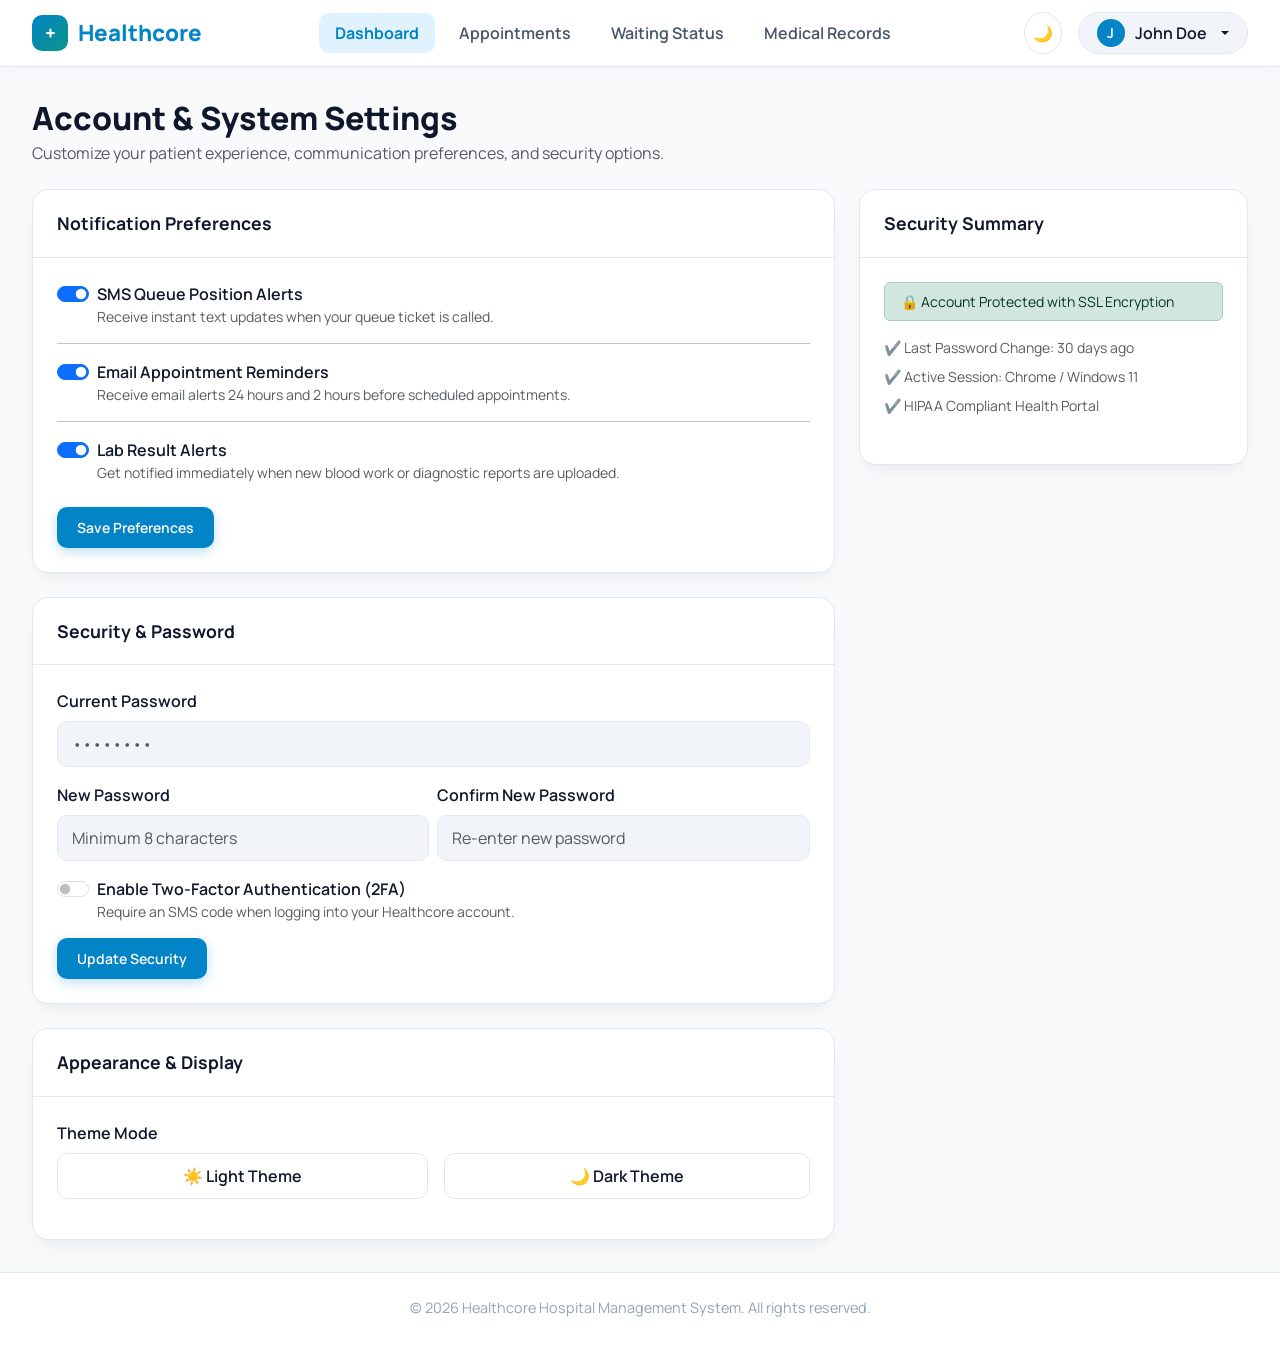
<file: settings.html>
<!DOCTYPE html>
<html lang="en" data-theme="light">

<head>
    <meta charset="UTF-8">
    <meta name="viewport" content="width=device-width, initial-scale=1.0">
    <title>Account Settings - Healthcore Patient Portal</title>
    <meta name="description" content="Manage your Healthcore account preferences, security settings, and notifications.">
    <link href="https://cdn.jsdelivr.net/npm/bootstrap@5.0.2/dist/css/bootstrap.min.css" rel="stylesheet">
    <link rel="stylesheet" href="style.css">
    <link rel="preconnect" href="https://fonts.googleapis.com">
    <link rel="preconnect" href="https://fonts.gstatic.com" crossorigin>
    <link href="https://fonts.googleapis.com/css2?family=Manrope:wght@200..800&display=swap" rel="stylesheet">
</head>

<body>
    <!-- Navbar -->
    <nav class="navbar navbar-expand-lg navbar-custom sticky-top">
        <div class="navbar-layout">
            <a class="navbar-brand-custom" href="index.html">
                <span class="logo-icon">+</span> Healthcore
            </a>

            <button class="navbar-toggler border-0" type="button" data-bs-toggle="collapse" data-bs-target="#navbarMain">
                <span class="navbar-toggler-icon">☰</span>
            </button>

            <div class="collapse navbar-collapse justify-content-center" id="navbarMain">
                <ul class="navbar-nav gap-2">
                    <li class="nav-item">
                        <a class="nav-link nav-link-custom" href="index.html">
                            Dashboard
                        </a>
                    </li>
                    <li class="nav-item">
                        <a class="nav-link nav-link-custom" href="index.html#appointments-section">
                            Appointments
                        </a>
                    </li>
                    <li class="nav-item">
                        <a class="nav-link nav-link-custom" href="index.html#queue-section">
                            Waiting Status
                        </a>
                    </li>
                    <li class="nav-item">
                        <a class="nav-link nav-link-custom" href="index.html#records-section">
                            Medical Records
                        </a>
                    </li>
                </ul>
            </div>

            <!-- Profile & Quick Actions -->
            <div class="d-flex align-items-center gap-3">
                <button class="btn btn-outline-custom p-2 rounded-circle" id="themeToggleBtn" title="Toggle Light/Dark Theme">
                    🌙
                </button>

                <div class="dropdown">
                    <button class="profile-dropdown-btn dropdown-toggle" type="button" id="profileDropdown" data-bs-toggle="dropdown" aria-expanded="false">
                        <span class="user-avatar">J</span> John Doe
                    </button>
                    <ul class="dropdown-menu dropdown-menu-end dropdown-menu-custom" aria-labelledby="profileDropdown">
                        <li>
                            <a class="dropdown-item" href="profile.html">
                                👤 My Profile
                            </a>
                        </li>
                        <li>
                            <a class="dropdown-item active" href="settings.html">
                                ⚙️ Account Settings
                            </a>
                        </li>
                        <li>
                            <a class="dropdown-item text-primary" href="admin.html">
                                🛡️ Staff Admin Portal
                            </a>
                        </li>
                        <li>
                            <hr class="dropdown-divider">
                        </li>
                        <li>
                            <a class="dropdown-item text-danger" href="#" id="logoutBtn">
                                🚪 Logout
                            </a>
                        </li>
                    </ul>
                </div>
            </div>
        </div>
    </nav>

    <!-- Main Content -->
    <main class="main-wrapper">
        <h2 class="manrope-800 mb-1">Account & System Settings</h2>
        <p class="text-muted mb-4">Customize your patient experience, communication preferences, and security options.</p>

        <div class="row g-4">
            <div class="col-lg-8">
                
                <!-- Notification Settings -->
                <div class="card-custom mb-4">
                    <div class="card-header-custom">
                        <span>Notification Preferences</span>
                    </div>
                    <div class="card-body-custom">
                        <form id="notificationsForm">
                            <div class="form-check form-switch mb-3">
                                <input class="form-check-input" type="checkbox" id="smsNotif" checked>
                                <label class="form-check-label manrope-600" for="smsNotif">SMS Queue Position Alerts</label>
                                <small class="text-muted d-block">Receive instant text updates when your queue ticket is called.</small>
                            </div>
                            <hr>
                            <div class="form-check form-switch mb-3">
                                <input class="form-check-input" type="checkbox" id="emailNotif" checked>
                                <label class="form-check-label manrope-600" for="emailNotif">Email Appointment Reminders</label>
                                <small class="text-muted d-block">Receive email alerts 24 hours and 2 hours before scheduled appointments.</small>
                            </div>
                            <hr>
                            <div class="form-check form-switch mb-3">
                                <input class="form-check-input" type="checkbox" id="labNotif" checked>
                                <label class="form-check-label manrope-600" for="labNotif">Lab Result Alerts</label>
                                <small class="text-muted d-block">Get notified immediately when new blood work or diagnostic reports are uploaded.</small>
                            </div>

                            <button type="submit" class="btn btn-primary-custom btn-sm mt-2">Save Preferences</button>
                        </form>
                    </div>
                </div>

                <!-- Password & Security -->
                <div class="card-custom mb-4">
                    <div class="card-header-custom">
                        <span>Security & Password</span>
                    </div>
                    <div class="card-body-custom">
                        <form id="passwordChangeForm">
                            <div class="mb-3">
                                <label class="form-label manrope-600">Current Password</label>
                                <input type="password" class="form-control form-control-custom" placeholder="••••••••" required>
                            </div>
                            <div class="row g-2 mb-3">
                                <div class="col-md-6">
                                    <label class="form-label manrope-600">New Password</label>
                                    <input type="password" class="form-control form-control-custom" placeholder="Minimum 8 characters" required>
                                </div>
                                <div class="col-md-6">
                                    <label class="form-label manrope-600">Confirm New Password</label>
                                    <input type="password" class="form-control form-control-custom" placeholder="Re-enter new password" required>
                                </div>
                            </div>

                            <div class="form-check form-switch mb-3">
                                <input class="form-check-input" type="checkbox" id="twoFactorAuth">
                                <label class="form-check-label manrope-600" for="twoFactorAuth">Enable Two-Factor Authentication (2FA)</label>
                                <small class="text-muted d-block">Require an SMS code when logging into your Healthcore account.</small>
                            </div>

                            <button type="submit" class="btn btn-primary-custom btn-sm">Update Security</button>
                        </form>
                    </div>
                </div>

                <!-- Theme & Visuals -->
                <div class="card-custom">
                    <div class="card-header-custom">
                        <span>Appearance & Display</span>
                    </div>
                    <div class="card-body-custom">
                        <div class="mb-3">
                            <label class="form-label manrope-600">Theme Mode</label>
                            <div class="d-flex gap-3">
                                <button type="button" class="btn btn-outline-custom flex-grow-1" id="setLightThemeBtn">
                                    ☀️ Light Theme
                                </button>
                                <button type="button" class="btn btn-outline-custom flex-grow-1" id="setDarkThemeBtn">
                                    🌙 Dark Theme
                                </button>
                            </div>
                        </div>
                    </div>
                </div>

            </div>

            <!-- Side Card: Security Summary -->
            <div class="col-lg-4">
                <div class="card-custom">
                    <div class="card-header-custom">
                        <span>Security Summary</span>
                    </div>
                    <div class="card-body-custom">
                        <div class="alert alert-success py-2 small mb-3">
                            🔒 Account Protected with SSL Encryption
                        </div>
                        <ul class="list-unstyled text-muted small">
                            <li class="mb-2">✔️ Last Password Change: 30 days ago</li>
                            <li class="mb-2">✔️ Active Session: Chrome / Windows 11</li>
                            <li class="mb-2">✔️ HIPAA Compliant Health Portal</li>
                        </ul>
                    </div>
                </div>
            </div>
        </div>
    </main>

    <!-- Toast Notifications -->
    <div class="toast-container-custom" id="toastContainer"></div>

    <!-- Footer -->
    <footer>
        <div class="container">
            <p class="mb-1">© 2026 Healthcore Hospital Management System. All rights reserved.</p>
        </div>
    </footer>

    <script src="https://cdn.jsdelivr.net/npm/bootstrap@5.0.2/dist/js/bootstrap.bundle.min.js"></script>
    <script src="script.js"></script>
</body>

</html>
</file>
<file: style.css>
/* ==========================================================================
   Healthcore Patient Portal Design System & Stylesheet
   ========================================================================== */

:root {
    /* Color Palette */
    --primary-color: #0284c7;
    --primary-hover: #0369a1;
    --primary-light: #e0f2fe;
    --secondary-color: #0f172a;
    --accent-teal: #0d9488;
    --accent-teal-light: #ccfbf1;
    --success-color: #10b981;
    --warning-color: #f59e0b;
    --danger-color: #ef4444;

    /* Neutrals */
    --bg-body: #f8fafc;
    --bg-card: #ffffff;
    --bg-card-subtle: #f1f5f9;
    --text-primary: #0f172a;
    --text-secondary: #475569;
    --text-muted: #94a3b8;
    --border-color: #e2e8f0;
    --navbar-bg: #ffffff;

    /* Shadows & Radius */
    --card-shadow: 0 10px 25px -5px rgba(15, 23, 42, 0.05), 0 8px 10px -6px rgba(15, 23, 42, 0.03);
    --hover-shadow: 0 20px 30px -10px rgba(2, 132, 199, 0.15);
    --border-radius: 16px;
    --border-radius-sm: 10px;

    /* Transitions */
    --transition-fast: 0.2s ease;
    --transition-normal: 0.3s cubic-bezier(0.4, 0, 0.2, 1);
}

/* Dark Mode Variables */
[data-theme="dark"] {
    --bg-body: #000000;
    --bg-card: #1c2541;
    --bg-card-subtle: #111827;
    --text-primary: #f8fafc;
    --text-secondary: #cbd5e1;
    --text-muted: #94a3b8;
    --border-color: #334155;
    --navbar-bg: #1c2541;
    --primary-light: rgba(2, 132, 199, 0.2);
    --accent-teal-light: rgba(13, 148, 136, 0.2);
}

[data-theme="dark"],
[data-theme="dark"] body {
    background-color: #000000 !important;
}

/* General Reset & Typography */
html, body {
    background-color: var(--bg-body);
    color: var(--text-primary);
    transition: background-color var(--transition-normal), color var(--transition-normal);
    min-height: 100vh;
    display: flex;
    flex-direction: column;
}

body {
    font-family: 'Manrope', -apple-system, BlinkMacSystemFont, "Segoe UI", Roboto, sans-serif;
}

.manrope-800 { font-weight: 800; }
.manrope-700 { font-weight: 700; }
.manrope-600 { font-weight: 600; }
.manrope-400 { font-weight: 400; }

/* Navbar */
.navbar-custom {
    background-color: var(--navbar-bg);
    border-bottom: 1px solid var(--border-color);
    box-shadow: 0 4px 15px rgba(0, 0, 0, 0.03);
    padding: 0.75rem 0;
    transition: background-color var(--transition-normal);
}

.navbar-layout {
    display: flex;
    align-items: center;
    justify-content: space-between;
    padding: 0 2rem;
    max-width: 1400px;
    margin: 0 auto;
    width: 100%;
}

.navbar-brand-custom {
    font-size: 1.4rem;
    font-weight: 800;
    color: var(--primary-color) !important;
    text-decoration: none;
    display: flex;
    align-items: center;
    gap: 10px;
}

.navbar-brand-custom span.logo-icon {
    background: linear-gradient(135deg, var(--primary-color), var(--accent-teal));
    color: white;
    width: 36px;
    height: 36px;
    border-radius: 10px;
    display: inline-flex;
    align-items: center;
    justify-content: center;
    font-size: 1.2rem;
}

.nav-link-custom {
    color: var(--text-secondary) !important;
    font-weight: 600;
    padding: 0.5rem 1rem !important;
    border-radius: var(--border-radius-sm);
    transition: all var(--transition-fast);
    position: relative;
    text-decoration: none;
}

.nav-link-custom:hover {
    color: var(--primary-color) !important;
    background-color: var(--primary-light);
}

.nav-link-custom.active {
    color: var(--primary-color) !important;
    background-color: var(--primary-light);
    font-weight: 700;
}

.profile-dropdown-btn {
    border: 1px solid var(--border-color);
    background-color: var(--bg-card-subtle);
    color: var(--text-primary);
    font-weight: 600;
    border-radius: 30px;
    padding: 6px 18px;
    display: flex;
    align-items: center;
    gap: 10px;
    transition: all var(--transition-fast);
}

.profile-dropdown-btn:hover, .profile-dropdown-btn:focus {
    border-color: var(--primary-color);
    box-shadow: 0 0 0 3px rgba(2, 132, 199, 0.15);
}

.user-avatar {
    width: 28px;
    height: 28px;
    background-color: var(--primary-color);
    color: white;
    border-radius: 50%;
    display: inline-flex;
    align-items: center;
    justify-content: center;
    font-size: 0.85rem;
    font-weight: 700;
}

.dropdown-menu-custom {
    background-color: var(--bg-card);
    border: 1px solid var(--border-color);
    border-radius: var(--border-radius-sm);
    box-shadow: 0 10px 25px rgba(0, 0, 0, 0.1);
    padding: 8px;
}

.dropdown-menu-custom .dropdown-item {
    color: var(--text-primary);
    border-radius: 6px;
    padding: 8px 16px;
    font-weight: 500;
    transition: background-color var(--transition-fast);
}

.dropdown-menu-custom .dropdown-item:hover {
    background-color: var(--primary-light);
    color: var(--primary-color);
}

/* Page Layout */
.main-wrapper {
    max-width: 1400px;
    margin: 0 auto;
    padding: 2rem;
    width: 100%;
    flex: 1;
}

/* Welcome Banner */
.welcome-header {
    background: linear-gradient(135deg, #0f172a 0%, #1e293b 50%, #0284c7 100%);
    color: white;
    border-radius: var(--border-radius);
    padding: 2rem;
    margin-bottom: 2rem;
    position: relative;
    overflow: hidden;
    box-shadow: var(--card-shadow);
}

.welcome-header::after {
    content: "+";
    position: absolute;
    right: 4%;
    bottom: -30px;
    font-size: 14rem;
    color: rgba(255, 255, 255, 0.04);
    font-weight: 900;
    pointer-events: none;
}

/* Card Grid & Custom Cards */
.card-grid {
    display: grid;
    grid-template-columns: repeat(auto-fit, minmax(340px, 1fr));
    gap: 1.75rem;
    margin-bottom: 2rem;
}

.card-custom {
    background-color: var(--bg-card);
    border: 1px solid var(--border-color);
    border-radius: var(--border-radius);
    box-shadow: var(--card-shadow);
    transition: transform var(--transition-normal), box-shadow var(--transition-normal), border-color var(--transition-normal);
    display: flex;
    flex-direction: column;
    overflow: hidden;
}

.card-custom:hover {
    transform: translateY(-4px);
    box-shadow: var(--hover-shadow);
    border-color: rgba(2, 132, 199, 0.3);
}

.card-header-custom {
    background-color: transparent;
    border-bottom: 1px solid var(--border-color);
    padding: 1.25rem 1.5rem;
    font-size: 1.1rem;
    font-weight: 700;
    color: var(--text-primary);
    display: flex;
    align-items: center;
    justify-content: space-between;
}

.card-body-custom {
    padding: 1.5rem;
    display: flex;
    flex-direction: column;
    flex: 1;
}

/* Appointment Widget */
.appointment-date-badge {
    background-color: var(--primary-light);
    color: var(--primary-color);
    font-weight: 700;
    padding: 6px 14px;
    border-radius: 20px;
    font-size: 0.9rem;
    display: inline-block;
    width: fit-content;
    margin-bottom: 1rem;
}

.doctor-info-box {
    display: flex;
    align-items: center;
    gap: 12px;
    margin-top: 1rem;
    margin-bottom: 1.5rem;
    padding: 12px;
    background-color: var(--bg-card-subtle);
    border-radius: var(--border-radius-sm);
}

.doctor-avatar {
    width: 44px;
    height: 44px;
    border-radius: 50%;
    background-color: var(--accent-teal);
    color: white;
    display: flex;
    align-items: center;
    justify-content: center;
    font-weight: 700;
}

/* Queue Widget */
.queue-box {
    text-align: center;
    padding: 0.5rem 0;
}

.queue-number-large {
    font-size: 4rem;
    font-weight: 800;
    line-height: 1;
    color: var(--primary-color);
    margin: 0.5rem 0;
    text-shadow: 0 4px 10px rgba(2, 132, 199, 0.15);
}

.queue-badge-live {
    background-color: #dcfce7;
    color: #15803d;
    font-size: 0.8rem;
    font-weight: 700;
    padding: 4px 10px;
    border-radius: 12px;
    display: inline-flex;
    align-items: center;
    gap: 6px;
}

.pulse-dot {
    width: 8px;
    height: 8px;
    background-color: #16a34a;
    border-radius: 50%;
    animation: pulse 1.5s infinite;
}

@keyframes pulse {
    0% { transform: scale(0.95); box-shadow: 0 0 0 0 rgba(22, 163, 74, 0.7); }
    70% { transform: scale(1); box-shadow: 0 0 0 6px rgba(22, 163, 74, 0); }
    100% { transform: scale(0.95); box-shadow: 0 0 0 0 rgba(22, 163, 74, 0); }
}

.queue-details {
    display: flex;
    justify-content: space-around;
    padding: 12px;
    background-color: var(--bg-card-subtle);
    border-radius: var(--border-radius-sm);
    margin-bottom: 1.5rem;
    text-align: center;
}

/* Buttons */
.btn-primary-custom {
    background-color: var(--primary-color);
    color: white;
    border: none;
    font-weight: 600;
    padding: 10px 20px;
    border-radius: var(--border-radius-sm);
    transition: all var(--transition-fast);
    box-shadow: 0 4px 12px rgba(2, 132, 199, 0.25);
    display: inline-flex;
    align-items: center;
    justify-content: center;
    gap: 8px;
    text-decoration: none;
}

.btn-primary-custom:hover {
    background-color: var(--primary-hover);
    color: white;
    transform: translateY(-1px);
    box-shadow: 0 6px 16px rgba(2, 132, 199, 0.35);
}

.btn-outline-custom {
    background-color: transparent;
    color: var(--text-primary);
    border: 1px solid var(--border-color);
    font-weight: 600;
    padding: 10px 20px;
    border-radius: var(--border-radius-sm);
    transition: all var(--transition-fast);
    text-decoration: none;
}

.btn-outline-custom:hover {
    background-color: var(--bg-card-subtle);
    border-color: var(--text-muted);
    color: var(--text-primary);
}

/* Medical Records Table/List */
.records-table-container {
    overflow-x: auto;
}

.records-table {
    width: 100%;
    border-collapse: separate;
    border-spacing: 0 8px;
}

.records-table tr {
    background-color: var(--bg-card-subtle);
    transition: transform var(--transition-fast);
}

.records-table td, .records-table th {
    padding: 12px 16px;
    border-top: 1px solid var(--border-color);
    border-bottom: 1px solid var(--border-color);
}

.records-table td:first-child, .records-table th:first-child {
    border-left: 1px solid var(--border-color);
    border-top-left-radius: 8px;
    border-bottom-left-radius: 8px;
}

.patient-directory-entry {
    background-color: var(--bg-card-subtle);
    border: 1px solid var(--border-color);
    border-radius: var(--border-radius-sm);
    margin-bottom: 0.75rem;
}

.patient-directory-summary {
    align-items: center;
    cursor: pointer;
    display: flex;
    flex-wrap: wrap;
    gap: 0.5rem 1rem;
    justify-content: space-between;
    padding: 1rem;
}

.patient-directory-content {
    border-top: 1px solid var(--border-color);
    padding: 1rem;
}

.patient-directory-content .records-table {
    margin-bottom: 0.5rem;
}

.records-table td:last-child, .records-table th:last-child {
    border-right: 1px solid var(--border-color);
    border-top-right-radius: 8px;
    border-bottom-right-radius: 8px;
}

/* Modals */
.modal-content-custom {
    background-color: var(--bg-card);
    border: 1px solid var(--border-color);
    border-radius: var(--border-radius);
    color: var(--text-primary);
}

.modal-header-custom {
    border-bottom: 1px solid var(--border-color);
    padding: 1.25rem 1.5rem;
}

.modal-footer-custom {
    border-top: 1px solid var(--border-color);
    padding: 1rem 1.5rem;
}

/* Form Controls */
.form-control-custom, .form-select-custom {
    background-color: var(--bg-card-subtle);
    border: 1px solid var(--border-color);
    color: var(--text-primary);
    border-radius: var(--border-radius-sm);
    padding: 10px 14px;
    width: 100%;
}

.form-control-custom:focus, .form-select-custom:focus {
    background-color: var(--bg-card);
    border-color: var(--primary-color);
    box-shadow: 0 0 0 3px rgba(2, 132, 199, 0.2);
    color: var(--text-primary);
    outline: none;
}

/* Quick Action Tiles */
.action-grid {
    display: grid;
    grid-template-columns: repeat(auto-fit, minmax(180px, 1fr));
    gap: 1rem;
    margin-bottom: 2rem;
}

.action-tile {
    background-color: var(--bg-card);
    border: 1px solid var(--border-color);
    border-radius: var(--border-radius-sm);
    padding: 1.25rem;
    text-align: center;
    cursor: pointer;
    transition: all var(--transition-fast);
    text-decoration: none;
    color: var(--text-primary);
    display: block;
}

.action-tile:hover {
    border-color: var(--primary-color);
    background-color: var(--primary-light);
    color: var(--primary-color);
    transform: translateY(-2px);
}

.action-icon {
    font-size: 1.8rem;
    margin-bottom: 0.5rem;
    display: block;
}

/* Toast Notifications */
.toast-container-custom {
    position: fixed;
    bottom: 20px;
    right: 20px;
    z-index: 1100;
}

.toast-custom {
    background-color: var(--secondary-color);
    color: white;
    padding: 12px 20px;
    border-radius: var(--border-radius-sm);
    box-shadow: 0 10px 25px rgba(0,0,0,0.2);
    display: flex;
    align-items: center;
    gap: 12px;
    animation: slideUp 0.3s ease;
}

@keyframes slideUp {
    from { transform: translateY(100%); opacity: 0; }
    to { transform: translateY(0); opacity: 1; }
}

/* Footer */
footer {
    border-top: 1px solid var(--border-color);
    background-color: var(--navbar-bg);
    color: var(--text-muted);
    padding: 1.5rem 0;
    text-align: center;
    margin-top: auto;
    font-size: 0.9rem;
}

/* Admin Dashboard Specific Styles */
.admin-badge {
    background-color: #3b82f6;
    color: white;
    font-size: 0.75rem;
    font-weight: 700;
    padding: 4px 10px;
    border-radius: 20px;
    text-transform: uppercase;
    letter-spacing: 0.5px;
}

.kpi-card {
    background-color: var(--bg-card);
    border: 1px solid var(--border-color);
    border-radius: var(--border-radius);
    padding: 1.25rem 1.5rem;
    display: flex;
    align-items: center;
    gap: 1rem;
    box-shadow: var(--card-shadow);
}

.kpi-icon-box {
    width: 52px;
    height: 52px;
    border-radius: 12px;
    background-color: var(--primary-light);
    color: var(--primary-color);
    display: flex;
    align-items: center;
    justify-content: center;
    font-size: 1.6rem;
}

.table-search-bar {
    max-width: 320px;
}

/* Comprehensive Dark Mode Overrides */
[data-theme="dark"] .text-muted {
    color: var(--text-muted) !important;
}

[data-theme="dark"] .text-dark {
    color: var(--text-primary) !important;
}

[data-theme="dark"] .text-secondary {
    color: var(--text-secondary) !important;
}

[data-theme="dark"] .bg-light {
    background-color: var(--bg-card-subtle) !important;
    color: var(--text-primary) !important;
}

[data-theme="dark"] .bg-white {
    background-color: var(--bg-card) !important;
    color: var(--text-primary) !important;
}

[data-theme="dark"] .border,
[data-theme="dark"] .border-start,
[data-theme="dark"] .border-end,
[data-theme="dark"] .border-top,
[data-theme="dark"] .border-bottom {
    border-color: var(--border-color) !important;
}

/* Modal Inner Boxes & Open Cards */
[data-theme="dark"] .modal-content-custom {
    background-color: var(--bg-card);
    color: var(--text-primary);
    border-color: var(--border-color);
}

[data-theme="dark"] .modal-content-custom .border,
[data-theme="dark"] .modal-content-custom .rounded,
[data-theme="dark"] .modal-content-custom .bg-light {
    background-color: var(--bg-card-subtle) !important;
    border-color: var(--border-color) !important;
    color: var(--text-primary) !important;
}

[data-theme="dark"] .btn-close {
    filter: invert(1) grayscale(100%) brightness(200%);
}

/* Form Controls and Select Options */
[data-theme="dark"] .form-control-custom,
[data-theme="dark"] .form-select-custom,
[data-theme="dark"] .form-control,
[data-theme="dark"] .form-select {
    background-color: var(--bg-card-subtle);
    border-color: var(--border-color);
    color: var(--text-primary);
}

[data-theme="dark"] select option,
[data-theme="dark"] .form-select option {
    background-color: var(--bg-card);
    color: var(--text-primary);
}

[data-theme="dark"] .form-check-label {
    color: var(--text-primary);
}

/* Alert Overrides in Dark Mode */
[data-theme="dark"] .alert-info {
    background-color: rgba(2, 132, 199, 0.18);
    border-color: rgba(2, 132, 199, 0.35);
    color: #7dd3fc;
}

[data-theme="dark"] .alert-success {
    background-color: rgba(16, 185, 129, 0.18);
    border-color: rgba(16, 185, 129, 0.35);
    color: #6ee7b7;
}

[data-theme="dark"] .alert-warning {
    background-color: rgba(245, 158, 11, 0.18);
    border-color: rgba(245, 158, 11, 0.35);
    color: #fcd34d;
}

/* Badges with light text in dark mode */
[data-theme="dark"] .badge.bg-warning.text-dark,
[data-theme="dark"] .badge.bg-info.text-dark {
    color: #0f172a !important;
}

/* Table in Dark Mode */
[data-theme="dark"] .records-table tr {
    background-color: var(--bg-card-subtle);
    color: var(--text-primary);
}

[data-theme="dark"] .records-table th,
[data-theme="dark"] .records-table td {
    color: var(--text-primary);
    border-color: var(--border-color);
}

/* Horizontal Divider HR */
[data-theme="dark"] hr,
[data-theme="dark"] .dropdown-divider {
    border-color: var(--border-color);
    opacity: 0.25;
}

/* Dropdown Button (Profile Button) — Dark Mode */
[data-theme="dark"] .profile-dropdown-btn {
    background-color: var(--bg-card-subtle);
    border-color: var(--border-color);
    color: var(--text-primary);
}

[data-theme="dark"] .profile-dropdown-btn:hover,
[data-theme="dark"] .profile-dropdown-btn:focus,
[data-theme="dark"] .profile-dropdown-btn.show {
    background-color: var(--bg-card);
    border-color: var(--primary-color);
    color: var(--text-primary);
    box-shadow: 0 0 0 3px rgba(2, 132, 199, 0.25);
}

/* Dropdown Menu Panel — Dark Mode */
[data-theme="dark"] .dropdown-menu-custom {
    background-color: var(--bg-card);
    border-color: var(--border-color);
    box-shadow: 0 10px 30px rgba(0, 0, 0, 0.5);
}

[data-theme="dark"] .dropdown-menu-custom .dropdown-item {
    color: var(--text-primary);
}

[data-theme="dark"] .dropdown-menu-custom .dropdown-item:hover {
    background-color: var(--primary-light);
    color: var(--primary-color);
}

[data-theme="dark"] .dropdown-menu-custom .dropdown-item.active {
    background-color: var(--primary-light);
    color: var(--primary-color);
}

/* Override Bootstrap's default dropdown-menu background in dark mode */
[data-theme="dark"] .dropdown-menu {
    background-color: var(--bg-card) !important;
    border-color: var(--border-color) !important;
    color: var(--text-primary) !important;
}

[data-theme="dark"] .dropdown-menu .dropdown-item {
    color: var(--text-primary) !important;
}

[data-theme="dark"] .dropdown-menu .dropdown-item:hover,
[data-theme="dark"] .dropdown-menu .dropdown-item:focus {
    background-color: var(--primary-light) !important;
    color: var(--primary-color) !important;
}

/* ============================================================
   ADDITIONAL DARK MODE TEXT & ELEMENT OVERRIDES
   ============================================================ */

/* All general text inside cards/sections */
[data-theme="dark"] .card-custom,
[data-theme="dark"] .card-body-custom,
[data-theme="dark"] .card-header-custom {
    color: var(--text-primary);
}

/* Paragraph and span text inside cards */
[data-theme="dark"] .card-custom p,
[data-theme="dark"] .card-custom span,
[data-theme="dark"] .card-custom small,
[data-theme="dark"] .card-custom label,
[data-theme="dark"] .card-custom strong,
[data-theme="dark"] .card-custom h1,
[data-theme="dark"] .card-custom h2,
[data-theme="dark"] .card-custom h3,
[data-theme="dark"] .card-custom h4,
[data-theme="dark"] .card-custom h5,
[data-theme="dark"] .card-custom h6 {
    color: var(--text-primary);
}

/* Specifically the muted paragraph in appointment card */
[data-theme="dark"] .card-custom p.text-secondary,
[data-theme="dark"] .card-custom p.text-muted,
[data-theme="dark"] .card-custom small.text-muted {
    color: var(--text-muted) !important;
}

/* Doctor info box text (Dr. Sarah Lee, dept label) */
[data-theme="dark"] .doctor-info-box h6,
[data-theme="dark"] .doctor-info-box small,
[data-theme="dark"] .doctor-info-box p {
    color: var(--text-primary) !important;
}

/* Queue card labels: "YOUR QUEUE TICKET", "Currently Serving", "Est. Wait Time" */
[data-theme="dark"] .queue-box p,
[data-theme="dark"] .queue-box small,
[data-theme="dark"] .queue-details small,
[data-theme="dark"] .queue-details p {
    color: var(--text-muted) !important;
}

/* Outline buttons in dark mode */
[data-theme="dark"] .btn-outline-custom {
    color: var(--text-primary);
    border-color: var(--border-color);
    background-color: transparent;
}

[data-theme="dark"] .btn-outline-custom:hover {
    color: var(--text-primary);
    background-color: var(--bg-card-subtle);
    border-color: var(--text-muted);
}

/* Action tiles text */
[data-theme="dark"] .action-tile strong,
[data-theme="dark"] .action-tile small {
    color: var(--text-primary);
}

[data-theme="dark"] .action-tile small.text-muted {
    color: var(--text-muted) !important;
}

/* Main wrapper general text */
[data-theme="dark"] .main-wrapper p,
[data-theme="dark"] .main-wrapper span,
[data-theme="dark"] .main-wrapper small,
[data-theme="dark"] .main-wrapper strong {
    color: var(--text-primary);
}

[data-theme="dark"] .main-wrapper .text-muted,
[data-theme="dark"] .main-wrapper small.text-muted {
    color: var(--text-muted) !important;
}

/* Live Queue Badge — Dark Mode */
[data-theme="dark"] .queue-badge-live {
    background-color: rgba(22, 163, 74, 0.2);
    color: #4ade80;
    border: 1px solid rgba(22, 163, 74, 0.35);
}

@media (max-width: 767.98px) {
    .navbar-layout {
        flex-wrap: wrap;
        gap: 0.5rem;
        padding: 0 0.875rem;
    }

    .navbar-brand-custom {
        font-size: 1.15rem;
    }

    .navbar-layout > .d-flex {
        gap: 0.5rem !important;
    }

    .main-wrapper {
        padding: 1rem 0.75rem;
    }

    .welcome-header {
        padding: 1.25rem;
        margin-bottom: 1.25rem;
        border-radius: 12px;
    }

    .welcome-header::after {
        display: none;
    }

    .card-grid {
        grid-template-columns: minmax(0, 1fr);
        gap: 1rem;
        margin-bottom: 1.25rem;
    }

    .card-custom:hover {
        transform: none;
    }

    .card-header-custom {
        align-items: stretch;
        flex-direction: column;
        gap: 0.75rem;
        padding: 1rem;
    }

    .card-body-custom {
        padding: 1rem;
    }

    .table-search-bar {
        max-width: none;
        width: 100%;
    }

    .records-table-container {
        margin: 0 -0.25rem;
        overscroll-behavior-x: contain;
        -webkit-overflow-scrolling: touch;
    }

    .records-table {
        min-width: 640px;
    }

    .patient-directory-summary {
        align-items: flex-start;
        padding: 0.875rem;
    }

    .patient-directory-content {
        padding: 0.875rem;
    }

    .kpi-card {
        padding: 1rem;
        gap: 0.75rem;
    }

    .modal-dialog {
        margin: 0.5rem;
    }

    .modal-header-custom,
    .modal-footer-custom {
        padding: 1rem;
    }

    .modal-body {
        padding: 1rem !important;
    }

    .btn,
    .form-control,
    .form-select,
    .form-control-custom,
    .form-select-custom {
        font-size: 1rem;
    }

    .btn:not(.btn-sm) {
        min-height: 44px;
    }
}

@media (max-width: 479.98px) {
    .navbar-layout {
        padding: 0 0.625rem;
    }

    .navbar-brand-custom {
        font-size: 1rem;
        gap: 0.5rem;
    }

    .navbar-brand-custom span.logo-icon {
        width: 32px;
        height: 32px;
    }

    .navbar-layout > .d-flex .badge {
        max-width: 145px;
        overflow: hidden;
        text-overflow: ellipsis;
        white-space: nowrap;
    }

    .main-wrapper {
        padding: 0.875rem 0.625rem;
    }

    .welcome-header {
        padding: 1rem;
    }

    .welcome-header h1,
    .welcome-header h2 {
        font-size: 1.35rem;
    }

    .kpi-card {
        align-items: flex-start;
    }

    .patient-directory-summary > span:last-child {
        width: 100%;
    }

    .btn-group[role="group"] {
        align-items: stretch;
        flex-direction: column;
        gap: 0.5rem;
    }

    .btn-group[role="group"] > .btn {
        border-radius: var(--border-radius-sm) !important;
        width: 100%;
    }
}
</file>
